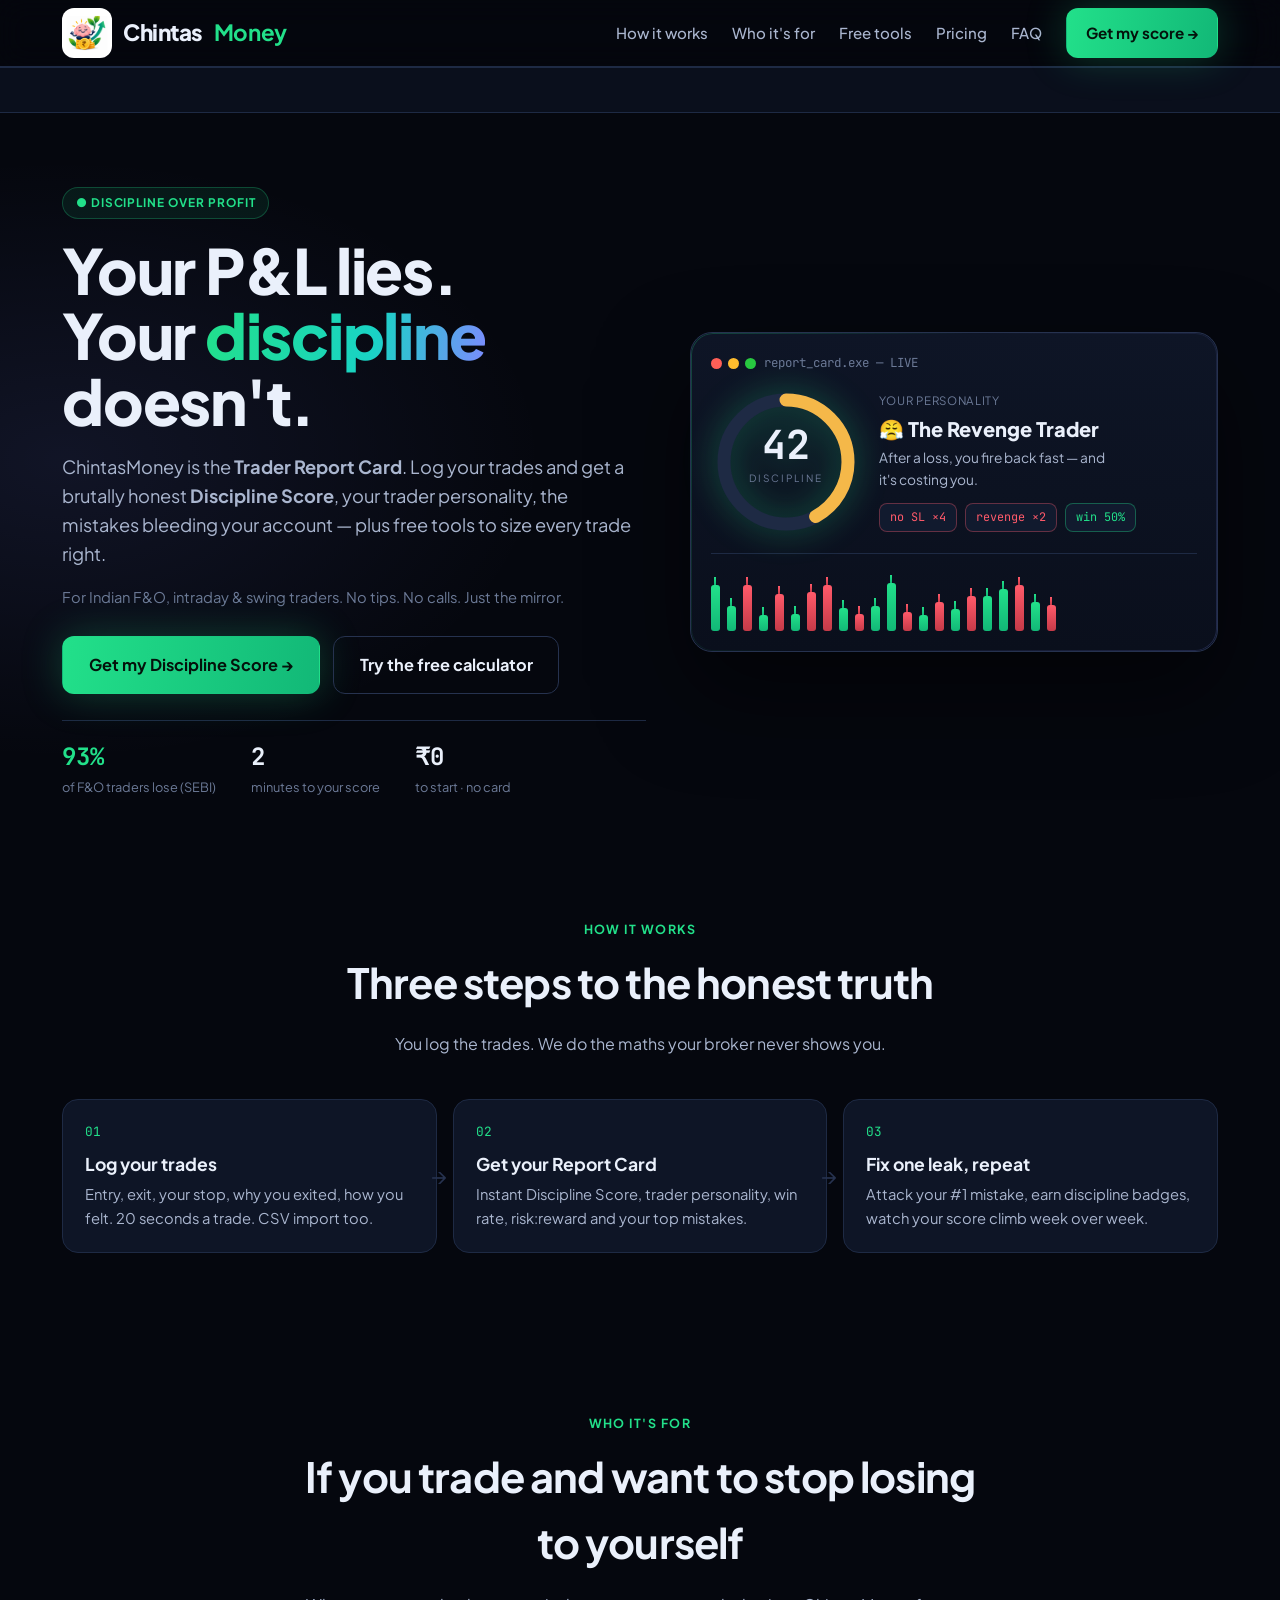
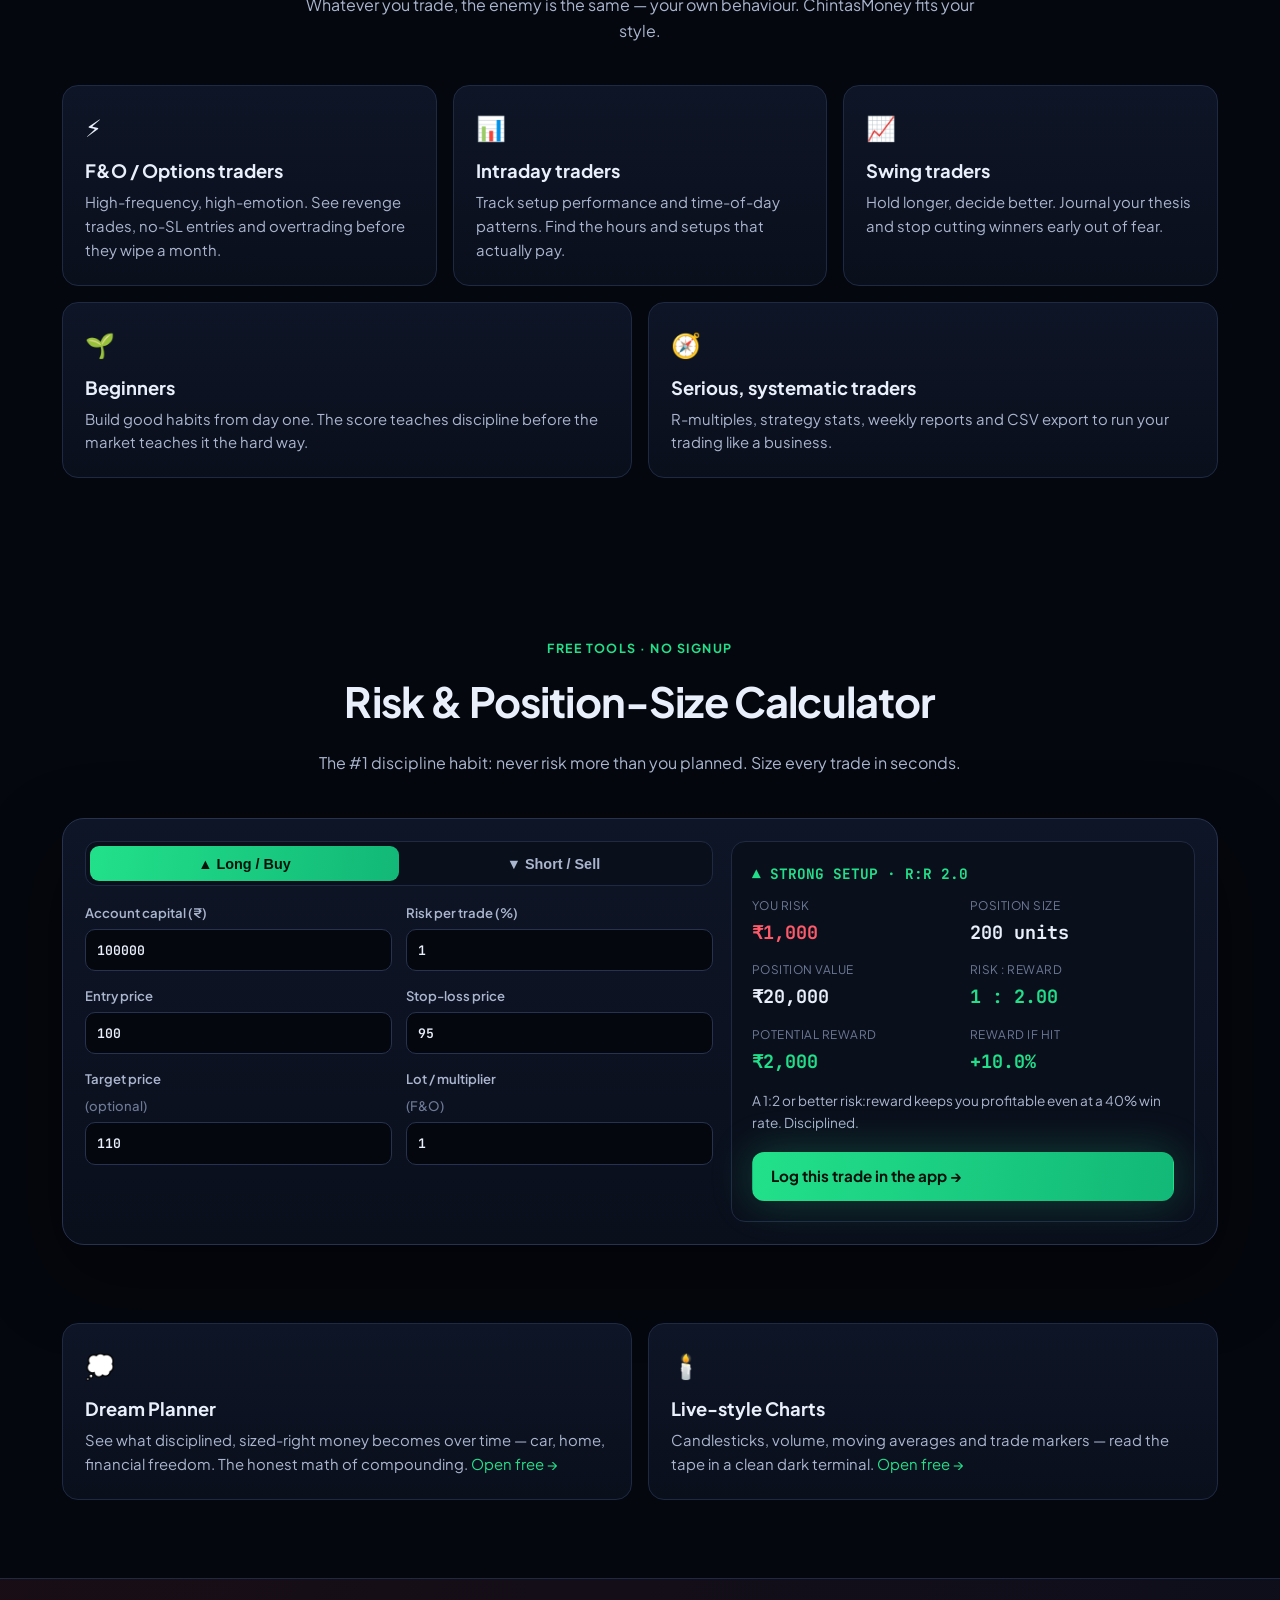
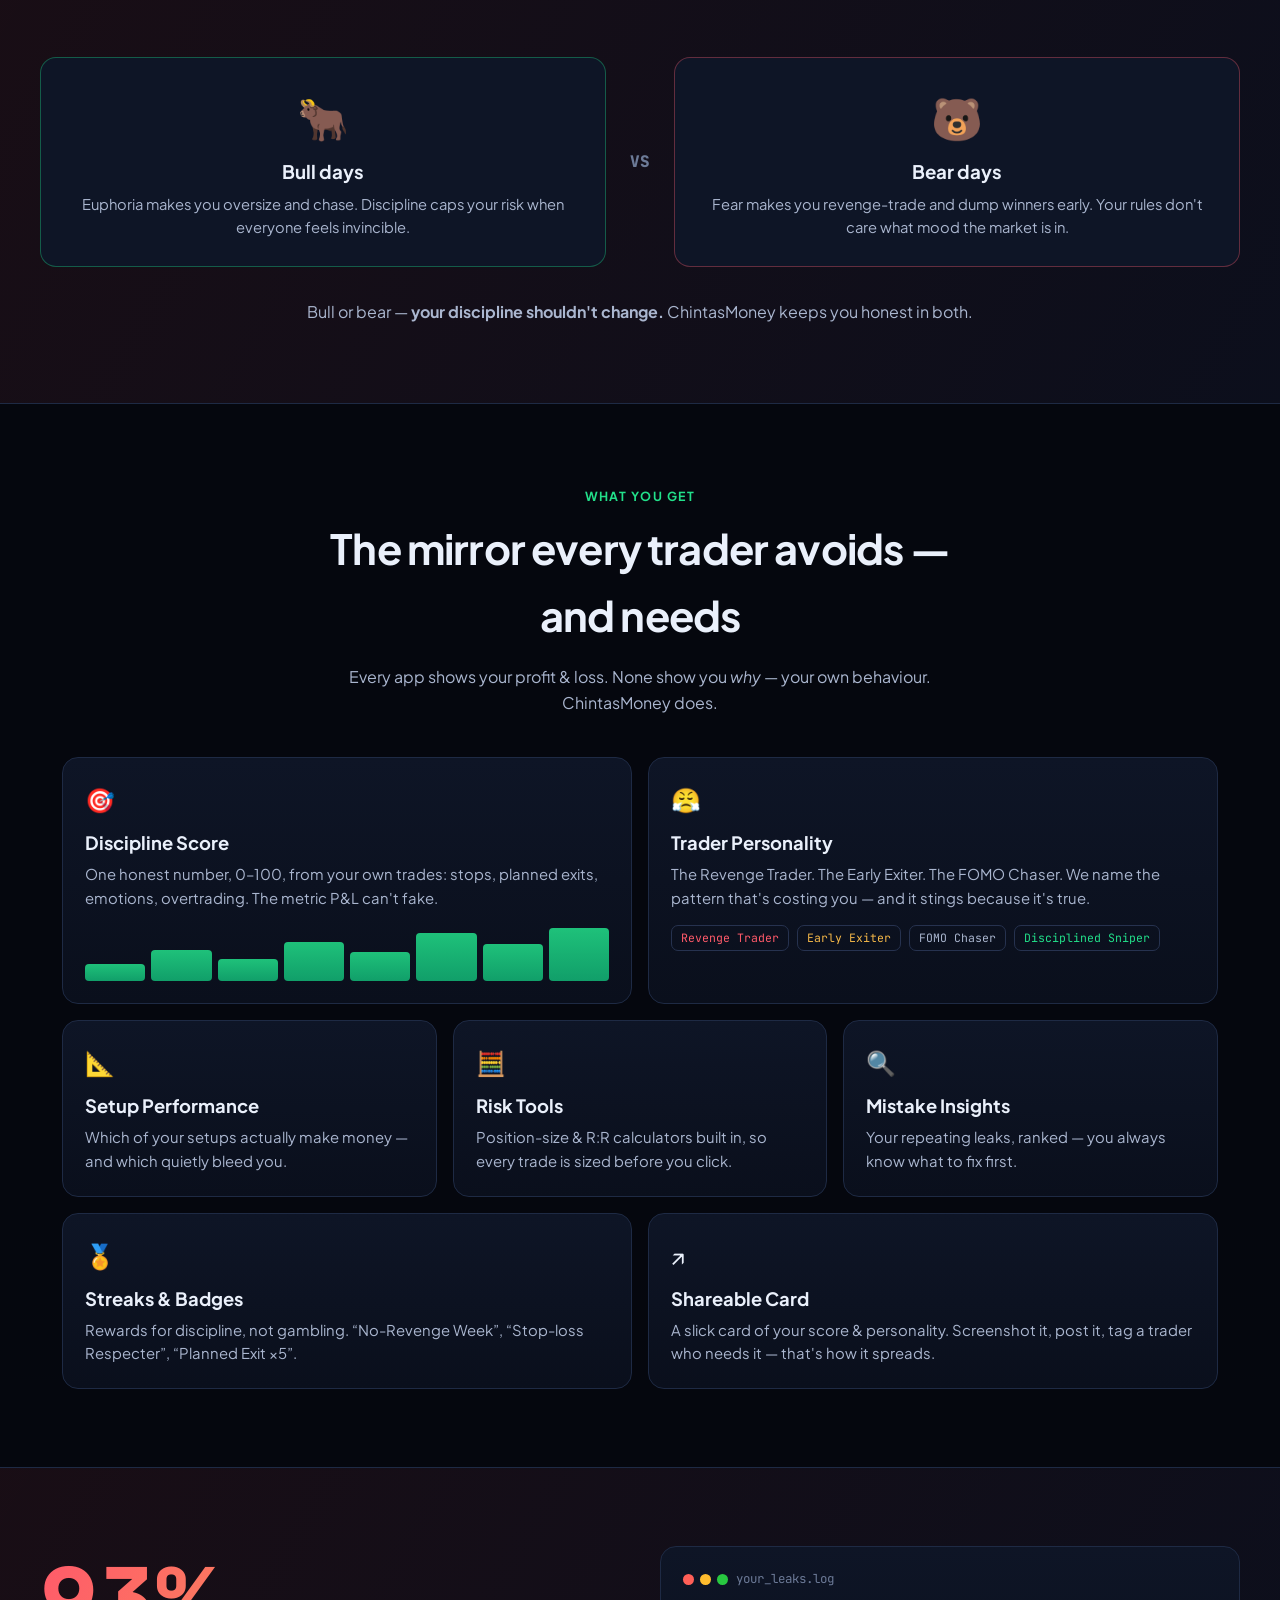
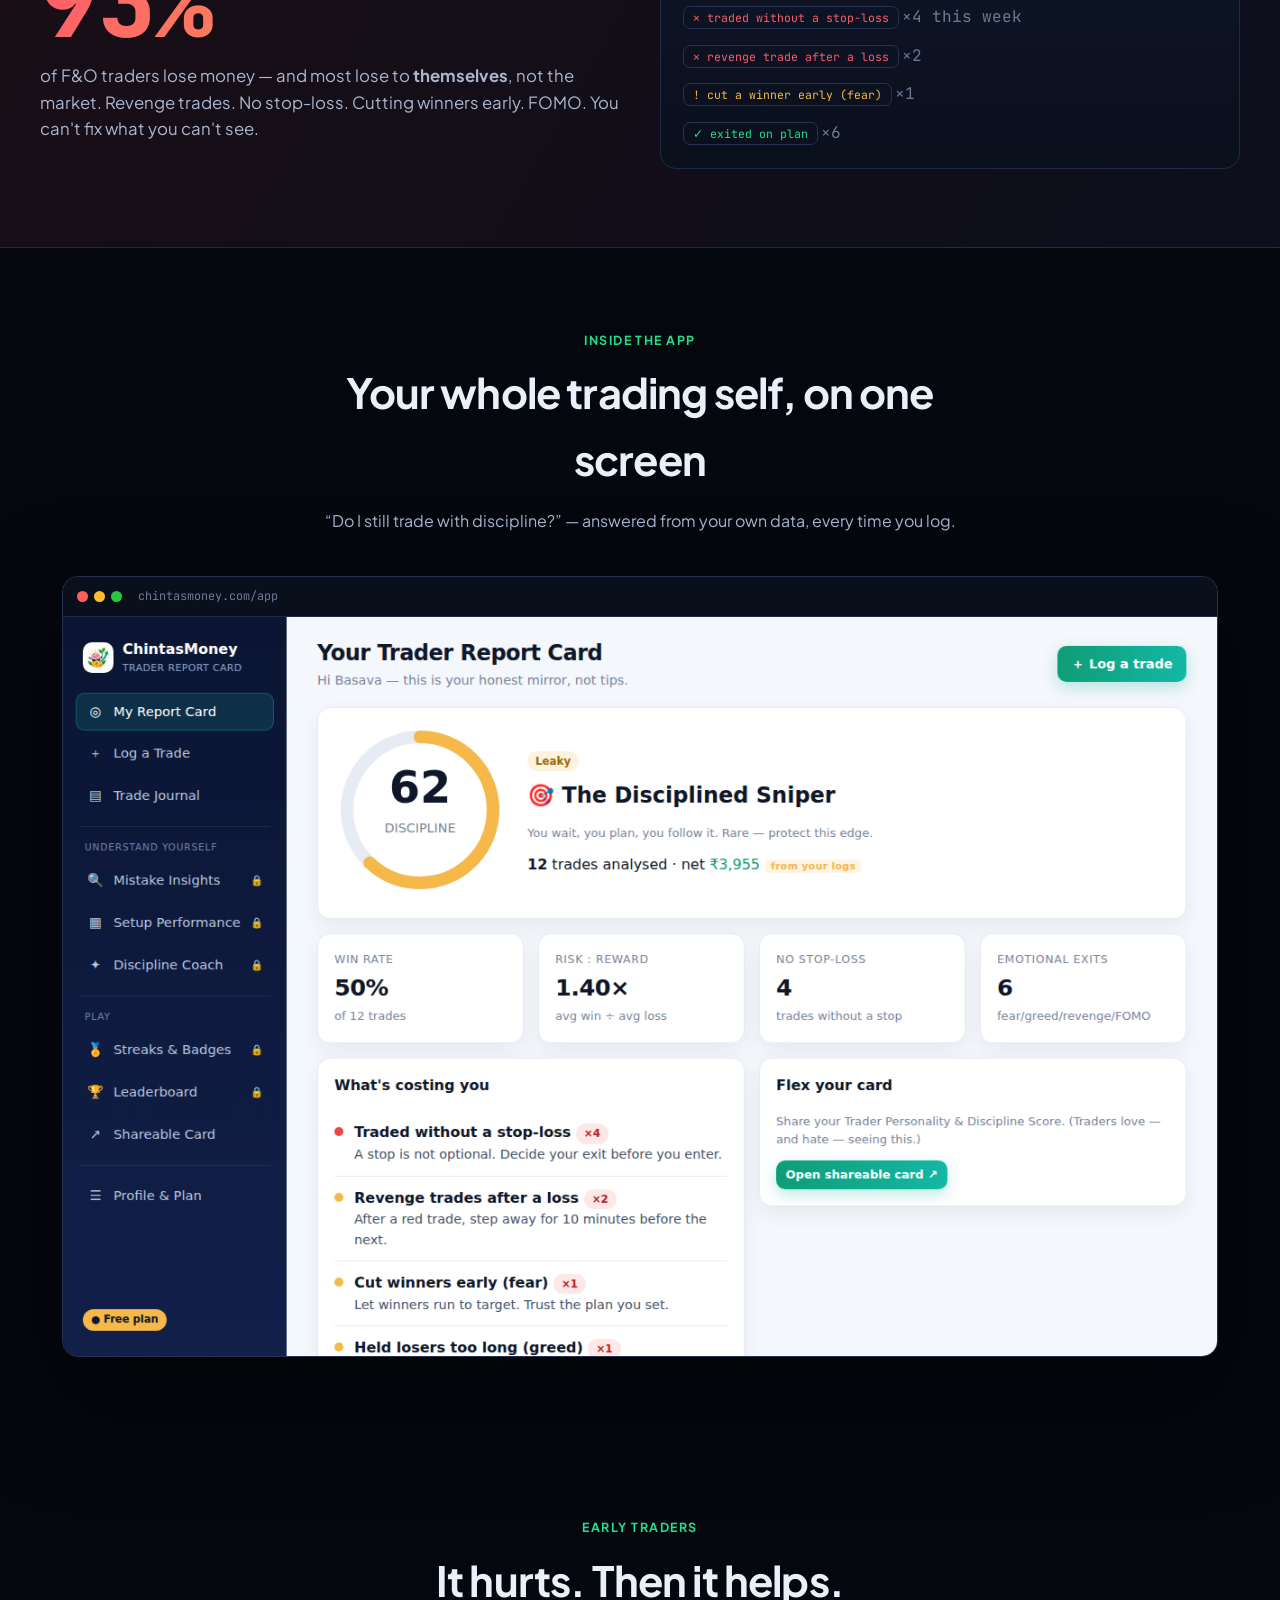
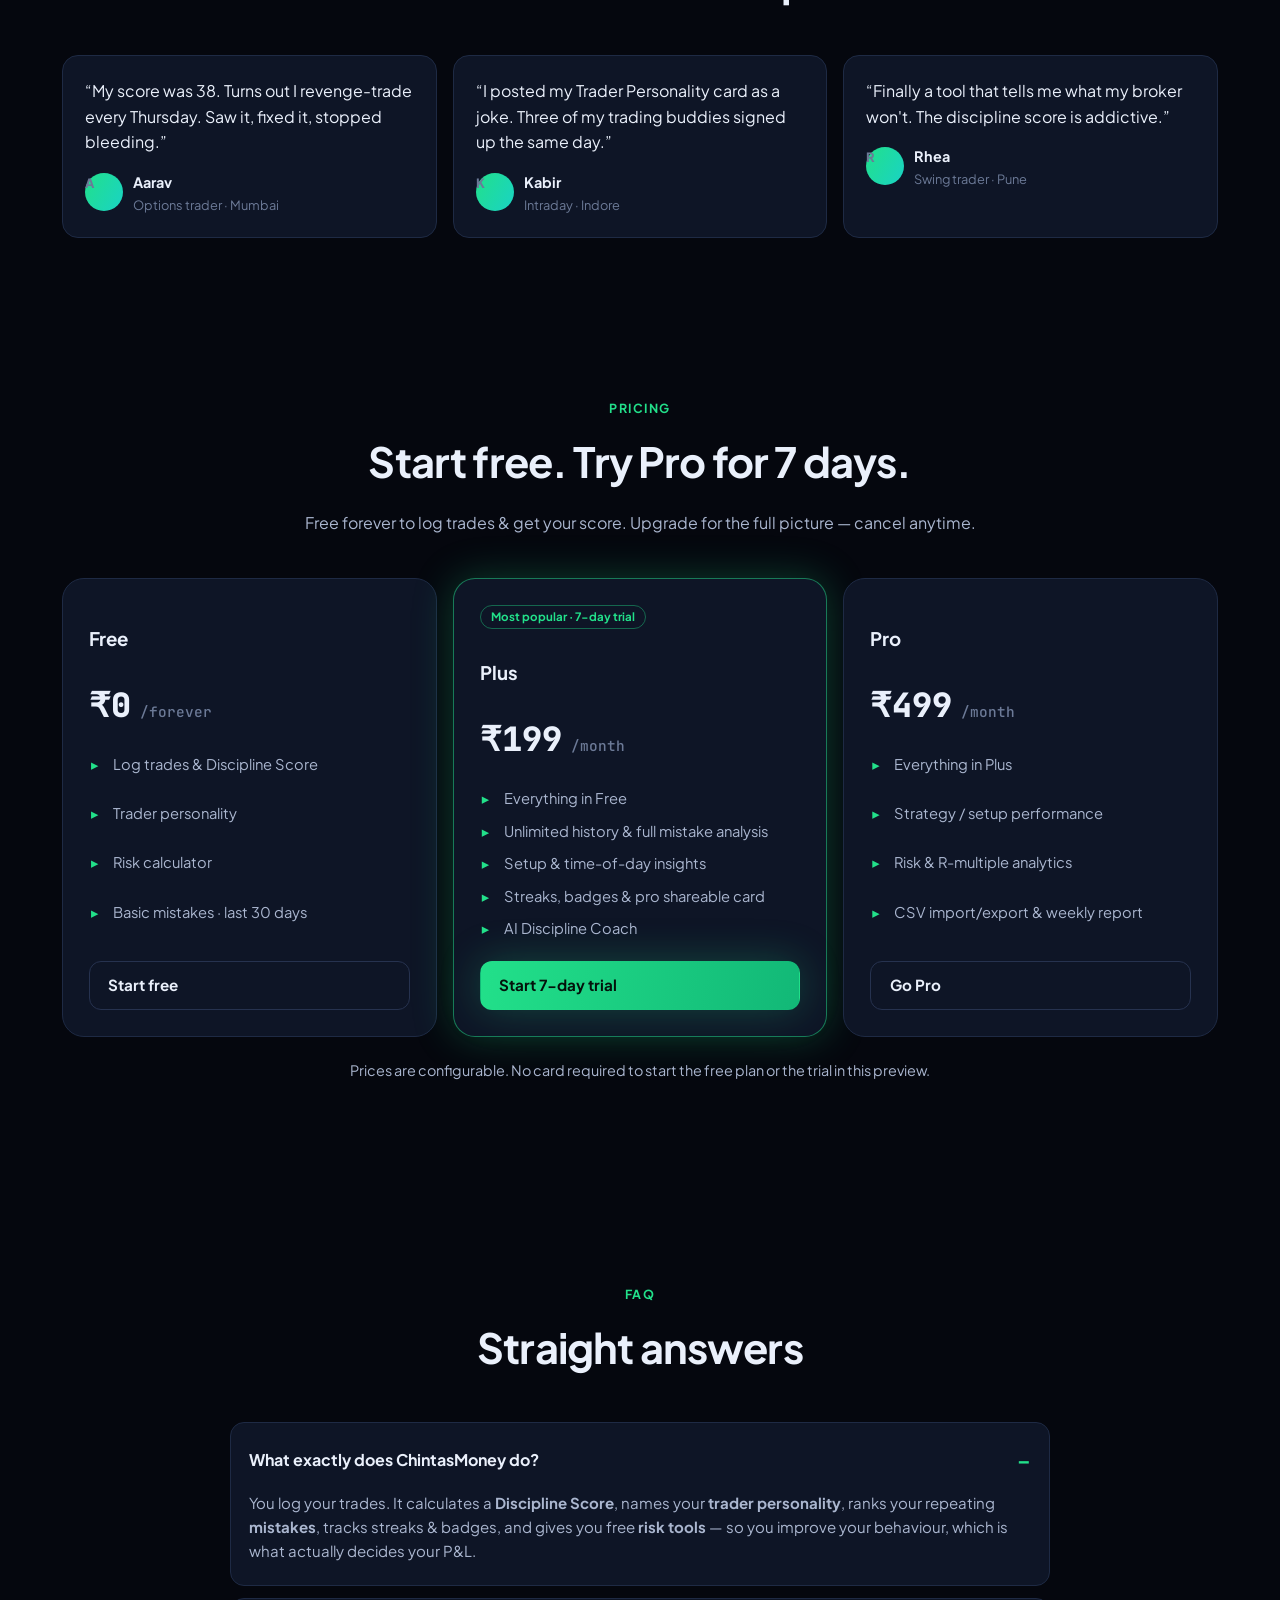
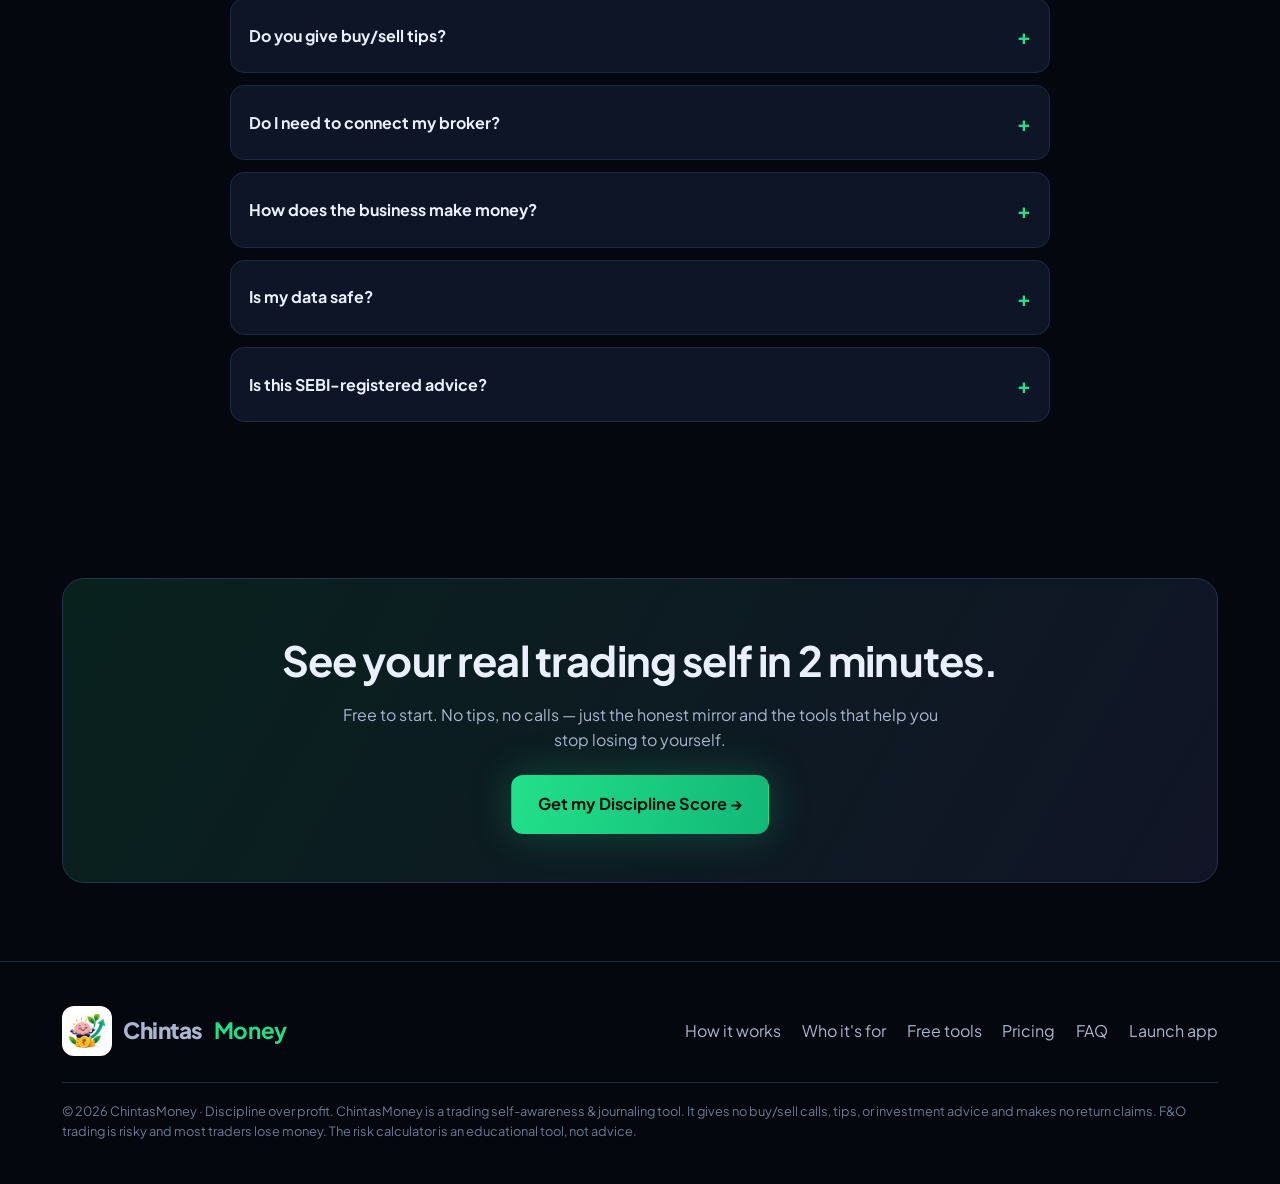
<file: index.html>
<!DOCTYPE html>
<html lang="en">
<head>
  <meta charset="UTF-8" />
  <meta name="viewport" content="width=device-width, initial-scale=1.0" />
  <meta name="description" content="ChintasMoney — the Trader Report Card. Log your trades, get a brutally honest Discipline Score, use free trader tools. Discipline over profit. Built for Indian F&O, intraday & swing traders." />
  <title>ChintasMoney — The Trader Report Card</title>
  <meta name="theme-color" content="#05070e" />
  <link rel="icon" href="assets/favicon.png" />
  <link rel="apple-touch-icon" href="assets/apple-touch-icon.png" />
  <meta property="og:title" content="ChintasMoney — The Trader Report Card" />
  <meta property="og:description" content="Your P&L lies. Your discipline doesn't. Get your Discipline Score + free risk calculator in 2 minutes." />
  <link rel="preconnect" href="https://fonts.googleapis.com" />
  <link rel="preconnect" href="https://fonts.gstatic.com" crossorigin />
  <link href="https://fonts.googleapis.com/css2?family=Plus+Jakarta+Sans:wght@400;500;600;700;800&family=JetBrains+Mono:wght@400;600;700&display=swap" rel="stylesheet" />
  <link rel="stylesheet" href="styles.css" />
</head>
<body>
  <!-- Header -->
  <header class="hdr">
    <div class="container nav">
      <a href="#top" class="brand"><img src="assets/logo.png" alt="ChintasMoney" /> Chintas<b>Money</b></a>
      <nav class="nav-links" id="navLinks">
        <a href="#how">How it works</a>
        <a href="#who">Who it's for</a>
        <a href="#calc">Free tools</a>
        <a href="#pricing">Pricing</a>
        <a href="#faq">FAQ</a>
        <a href="app/index.html" class="btn btn-primary">Get my score →</a>
      </nav>
      <button class="nav-toggle" id="navToggle" aria-label="Menu"><span></span><span></span><span></span></button>
    </div>
  </header>

  <!-- Live ticker (TradingView) -->
  <div class="tv-ticker">
    <div class="tradingview-widget-container">
      <div class="tradingview-widget-container__widget"></div>
      <script async src="https://s3.tradingview.com/external-embedding/embed-widget-ticker-tape.js">
      {"symbols":[{"proName":"NSE:NIFTY","title":"NIFTY 50"},{"proName":"NSE:BANKNIFTY","title":"BANK NIFTY"},{"proName":"NSE:RELIANCE","title":"RELIANCE"},{"proName":"NSE:TCS","title":"TCS"},{"proName":"NSE:HDFCBANK","title":"HDFC BANK"},{"proName":"NSE:INFY","title":"INFY"},{"proName":"NSE:TATAMOTORS","title":"TATA MOTORS"}],"showSymbolLogo":true,"isTransparent":true,"displayMode":"adaptive","colorTheme":"dark","locale":"in"}
      </script>
    </div>
  </div>

  <!-- Hero -->
  <section class="hero" id="top">
    <div class="container hero-grid">
      <div class="reveal">
        <span class="pill">● Discipline over profit</span>
        <h1>Your P&amp;L lies.<br/>Your <span class="grad">discipline</span> doesn't.</h1>
        <p class="lead">ChintasMoney is the <b>Trader Report Card</b>. Log your trades and get a brutally honest <b>Discipline Score</b>, your trader personality, the mistakes bleeding your account — plus free tools to size every trade right.</p>
        <p class="who">For Indian F&amp;O, intraday &amp; swing traders. No tips. No calls. Just the mirror.</p>
        <div class="hero-cta">
          <a href="app/index.html" class="btn btn-primary btn-lg">Get my Discipline Score →</a>
          <a href="#calc" class="btn btn-ghost btn-lg">Try the free calculator</a>
        </div>
        <div class="stats">
          <div class="s"><b class="up" data-count="93" data-suffix="%">0</b><span>of F&amp;O traders lose (SEBI)</span></div>
          <div class="s"><b data-count="2">0</b><span>minutes to your score</span></div>
          <div class="s"><b>₹0</b><span>to start · no card</span></div>
        </div>
      </div>

      <div class="reveal">
        <div class="terminal">
          <div class="term-top"><span class="dot3"><i></i><i></i><i></i></span><span class="term-title">report_card.exe — LIVE</span></div>
          <div class="gauge-wrap">
            <svg class="gauge" width="150" height="150" viewBox="0 0 150 150" aria-hidden="true">
              <circle cx="75" cy="75" r="62" fill="none" stroke="#1e2a44" stroke-width="13"/>
              <circle id="gaugeArc" cx="75" cy="75" r="62" fill="none" stroke="#22e08a" stroke-width="13" stroke-linecap="round" stroke-dasharray="389.5" stroke-dashoffset="389.5" transform="rotate(-90 75 75)"/>
              <text x="75" y="72" text-anchor="middle" font-family="JetBrains Mono, monospace" font-size="40" font-weight="700" fill="#eaf0fb" id="gaugeNum">0</text>
              <text x="75" y="95" text-anchor="middle" font-size="10" letter-spacing="2" fill="#6c7a97">DISCIPLINE</text>
            </svg>
            <div class="gauge-meta">
              <div class="lbl">Your personality</div>
              <div class="persona">😤 The Revenge Trader</div>
              <div class="sub">After a loss, you fire back fast — and it's costing you.</div>
              <div class="chips"><span class="chip r">no SL ×4</span><span class="chip r">revenge ×2</span><span class="chip g">win 50%</span></div>
            </div>
          </div>
          <div class="candles" id="candles"></div>
        </div>
      </div>
    </div>
  </section>

  <!-- How it works -->
  <section class="section" id="how">
    <div class="container">
      <div class="center reveal"><span class="eyebrow">How it works</span><h2>Three steps to the honest truth</h2><p class="sub">You log the trades. We do the maths your broker never shows you.</p></div>
      <div class="steps">
        <div class="step reveal"><div class="n">01</div><h3>Log your trades</h3><p>Entry, exit, your stop, why you exited, how you felt. 20 seconds a trade. CSV import too.</p><span class="arrow">→</span></div>
        <div class="step reveal"><div class="n">02</div><h3>Get your Report Card</h3><p>Instant Discipline Score, trader personality, win rate, risk:reward and your top mistakes.</p><span class="arrow">→</span></div>
        <div class="step reveal"><div class="n">03</div><h3>Fix one leak, repeat</h3><p>Attack your #1 mistake, earn discipline badges, watch your score climb week over week.</p></div>
      </div>
    </div>
  </section>

  <!-- Who it's for -->
  <section class="section" id="who">
    <div class="container">
      <div class="center reveal"><span class="eyebrow">Who it's for</span><h2>If you trade and want to stop losing to yourself</h2><p class="sub">Whatever you trade, the enemy is the same — your own behaviour. ChintasMoney fits your style.</p></div>
      <div class="bento">
        <div class="card col-2 reveal"><div class="ic">⚡</div><h3>F&amp;O / Options traders</h3><p>High-frequency, high-emotion. See revenge trades, no-SL entries and overtrading before they wipe a month.</p></div>
        <div class="card col-2 reveal"><div class="ic">📊</div><h3>Intraday traders</h3><p>Track setup performance and time-of-day patterns. Find the hours and setups that actually pay.</p></div>
        <div class="card col-2 reveal"><div class="ic">📈</div><h3>Swing traders</h3><p>Hold longer, decide better. Journal your thesis and stop cutting winners early out of fear.</p></div>
        <div class="card col-3 reveal"><div class="ic">🌱</div><h3>Beginners</h3><p>Build good habits from day one. The score teaches discipline before the market teaches it the hard way.</p></div>
        <div class="card col-3 reveal"><div class="ic">🧭</div><h3>Serious, systematic traders</h3><p>R-multiples, strategy stats, weekly reports and CSV export to run your trading like a business.</p></div>
      </div>
    </div>
  </section>

  <!-- Free Calculator (lead magnet) -->
  <section class="section" id="calc">
    <div class="container">
      <div class="center reveal"><span class="eyebrow">Free tools · no signup</span><h2>Risk &amp; Position-Size Calculator</h2><p class="sub">The #1 discipline habit: never risk more than you planned. Size every trade in seconds.</p></div>
      <div class="calc reveal">
        <form class="calc-form" id="calcForm" novalidate>
          <div class="seg" role="tablist">
            <button type="button" class="seg-btn active" data-side="long" id="segLong">▲ Long / Buy</button>
            <button type="button" class="seg-btn" data-side="short" id="segShort">▼ Short / Sell</button>
          </div>
          <div class="grid2">
            <label>Account capital (₹)<input type="number" id="cCapital" value="100000" min="0" inputmode="decimal"></label>
            <label>Risk per trade (%)<input type="number" id="cRisk" value="1" min="0" step="0.1" inputmode="decimal"></label>
            <label>Entry price<input type="number" id="cEntry" value="100" min="0" step="0.05" inputmode="decimal"></label>
            <label>Stop-loss price<input type="number" id="cStop" value="95" min="0" step="0.05" inputmode="decimal"></label>
            <label>Target price <span class="opt">(optional)</span><input type="number" id="cTarget" value="110" min="0" step="0.05" inputmode="decimal"></label>
            <label>Lot / multiplier <span class="opt">(F&amp;O)</span><input type="number" id="cLot" value="1" min="1" step="1" inputmode="numeric"></label>
          </div>
        </form>
        <div class="calc-out" id="calcOut">
          <div class="verdict" id="cVerdict"><span class="bull">▲ BULL SETUP</span></div>
          <div class="out-grid">
            <div class="o"><span class="lbl">You risk</span><b id="oRisk" class="mono down">₹1,000</b></div>
            <div class="o"><span class="lbl">Position size</span><b id="oQty" class="mono">200 units</b></div>
            <div class="o"><span class="lbl">Position value</span><b id="oValue" class="mono">₹20,000</b></div>
            <div class="o"><span class="lbl">Risk : Reward</span><b id="oRR" class="mono up">1 : 2.0</b></div>
            <div class="o"><span class="lbl">Potential reward</span><b id="oReward" class="mono up">₹2,000</b></div>
            <div class="o"><span class="lbl">Reward if hit</span><b id="oRewardPct" class="mono up">+2.0%</b></div>
          </div>
          <p class="calc-note" id="cNote">A 1:2 or better risk:reward keeps you profitable even at a 40% win rate.</p>
          <a href="app/index.html" class="btn btn-primary" style="margin-top:6px">Log this trade in the app →</a>
        </div>
      </div>
    </div>
  </section>

  <!-- More free tools -->
  <section class="section" style="padding-top:0">
    <div class="container">
      <div class="bento">
        <a href="app/index.html#/dreams" class="card col-3 reveal" style="text-decoration:none"><div class="ic">💭</div><h3>Dream Planner</h3><p>See what disciplined, sized-right money becomes over time — car, home, financial freedom. The honest math of compounding. <span class="up">Open free →</span></p></a>
        <a href="app/index.html#/markets" class="card col-3 reveal" style="text-decoration:none"><div class="ic">🕯️</div><h3>Live-style Charts</h3><p>Candlesticks, volume, moving averages and trade markers — read the tape in a clean dark terminal. <span class="up">Open free →</span></p></a>
      </div>
    </div>
  </section>

  <!-- Bull & Bear band -->
  <section class="band">
    <div class="container section bullbear reveal">
      <div class="bb bull-side">
        <div class="bb-ic">🐂</div><h3>Bull days</h3>
        <p>Euphoria makes you oversize and chase. Discipline caps your risk when everyone feels invincible.</p>
      </div>
      <div class="bb-vs">VS</div>
      <div class="bb bear-side">
        <div class="bb-ic">🐻</div><h3>Bear days</h3>
        <p>Fear makes you revenge-trade and dump winners early. Your rules don't care what mood the market is in.</p>
      </div>
      <p class="bb-tag">Bull or bear — <b>your discipline shouldn't change.</b> ChintasMoney keeps you honest in both.</p>
    </div>
  </section>

  <!-- Features bento -->
  <section class="section" id="features">
    <div class="container">
      <div class="center reveal"><span class="eyebrow">What you get</span><h2>The mirror every trader avoids — and needs</h2><p class="sub">Every app shows your profit &amp; loss. None show you <em>why</em> — your own behaviour. ChintasMoney does.</p></div>
      <div class="bento">
        <div class="card col-3 reveal"><div class="ic">🎯</div><h3>Discipline Score</h3><p>One honest number, 0–100, from your own trades: stops, planned exits, emotions, overtrading. The metric P&amp;L can't fake.</p><div class="mini-bars"><i style="height:30%"></i><i style="height:55%"></i><i style="height:40%"></i><i style="height:70%"></i><i style="height:52%"></i><i style="height:85%"></i><i style="height:66%"></i><i style="height:95%"></i></div></div>
        <div class="card col-3 reveal"><div class="ic">😤</div><h3>Trader Personality</h3><p>The Revenge Trader. The Early Exiter. The FOMO Chaser. We name the pattern that's costing you — and it stings because it's true.</p><div class="tagrow"><span class="tag r">Revenge Trader</span><span class="tag y">Early Exiter</span><span class="tag">FOMO Chaser</span><span class="tag g">Disciplined Sniper</span></div></div>
        <div class="card col-2 reveal"><div class="ic">📐</div><h3>Setup Performance</h3><p>Which of your setups actually make money — and which quietly bleed you.</p></div>
        <div class="card col-2 reveal"><div class="ic">🧮</div><h3>Risk Tools</h3><p>Position-size &amp; R:R calculators built in, so every trade is sized before you click.</p></div>
        <div class="card col-2 reveal"><div class="ic">🔍</div><h3>Mistake Insights</h3><p>Your repeating leaks, ranked — you always know what to fix first.</p></div>
        <div class="card col-3 reveal"><div class="ic">🏅</div><h3>Streaks &amp; Badges</h3><p>Rewards for discipline, not gambling. “No-Revenge Week”, “Stop-loss Respecter”, “Planned Exit ×5”.</p></div>
        <div class="card col-3 reveal"><div class="ic">↗</div><h3>Shareable Card</h3><p>A slick card of your score &amp; personality. Screenshot it, post it, tag a trader who needs it — that's how it spreads.</p></div>
      </div>
    </div>
  </section>

  <!-- Problem band -->
  <section class="band">
    <div class="container section band-grid">
      <div class="reveal">
        <div class="bignum" data-count="93" data-suffix="%">0%</div>
        <p class="sub" style="margin-top:12px;font-size:1.05rem">of F&amp;O traders lose money — and most lose to <b>themselves</b>, not the market. Revenge trades. No stop-loss. Cutting winners early. FOMO. You can't fix what you can't see.</p>
      </div>
      <div class="reveal">
        <div class="card">
          <div class="term-top"><span class="dot3"><i></i><i></i><i></i></span><span class="term-title">your_leaks.log</span></div>
          <div class="tagrow" style="flex-direction:column;align-items:flex-start;gap:12px">
            <div><span class="tag r">✕ traded without a stop-loss</span> <span class="mono muted">×4 this week</span></div>
            <div><span class="tag r">✕ revenge trade after a loss</span> <span class="mono muted">×2</span></div>
            <div><span class="tag y">! cut a winner early (fear)</span> <span class="mono muted">×1</span></div>
            <div><span class="tag g">✓ exited on plan</span> <span class="mono muted">×6</span></div>
          </div>
        </div>
      </div>
    </div>
  </section>

  <!-- Product preview -->
  <section class="section">
    <div class="container">
      <div class="center reveal"><span class="eyebrow">Inside the app</span><h2>Your whole trading self, on one screen</h2><p class="sub">“Do I still trade with discipline?” — answered from your own data, every time you log.</p></div>
      <div class="preview reveal"><div class="frame"><div class="bar"><span class="dot3"><i></i><i></i><i></i></span><span class="url">chintasmoney.com/app</span></div><img src="assets/app-shot.png" alt="ChintasMoney Trader Report Card dashboard" loading="lazy" /></div></div>
    </div>
  </section>

  <!-- Testimonials -->
  <section class="section">
    <div class="container">
      <div class="center reveal"><span class="eyebrow">Early traders</span><h2>It hurts. Then it helps.</h2></div>
      <div class="quotes">
        <div class="quote reveal"><p>“My score was 38. Turns out I revenge-trade every Thursday. Saw it, fixed it, stopped bleeding.”</p><div class="who"><span class="avatar">A</span><div><b>Aarav</b><span>Options trader · Mumbai</span></div></div></div>
        <div class="quote reveal"><p>“I posted my Trader Personality card as a joke. Three of my trading buddies signed up the same day.”</p><div class="who"><span class="avatar">K</span><div><b>Kabir</b><span>Intraday · Indore</span></div></div></div>
        <div class="quote reveal"><p>“Finally a tool that tells me what my broker won't. The discipline score is addictive.”</p><div class="who"><span class="avatar">R</span><div><b>Rhea</b><span>Swing trader · Pune</span></div></div></div>
      </div>
    </div>
  </section>

  <!-- Pricing -->
  <section class="section" id="pricing">
    <div class="container">
      <div class="center reveal"><span class="eyebrow">Pricing</span><h2>Start free. Try Pro for 7 days.</h2><p class="sub">Free forever to log trades &amp; get your score. Upgrade for the full picture — cancel anytime.</p></div>
      <div class="plans">
        <div class="plan reveal">
          <h3>Free</h3><div class="amt">₹0<span> /forever</span></div>
          <ul><li>Log trades &amp; Discipline Score</li><li>Trader personality</li><li>Risk calculator</li><li>Basic mistakes · last 30 days</li></ul>
          <a href="app/index.html" class="btn btn-ghost">Start free</a>
        </div>
        <div class="plan feat reveal">
          <span class="badge">Most popular · 7-day trial</span>
          <h3>Plus</h3><div class="amt">₹199<span> /month</span></div>
          <ul><li>Everything in Free</li><li>Unlimited history &amp; full mistake analysis</li><li>Setup &amp; time-of-day insights</li><li>Streaks, badges &amp; pro shareable card</li><li>AI Discipline Coach</li></ul>
          <a href="app/index.html" class="btn btn-primary">Start 7-day trial</a>
        </div>
        <div class="plan reveal">
          <h3>Pro</h3><div class="amt">₹499<span> /month</span></div>
          <ul><li>Everything in Plus</li><li>Strategy / setup performance</li><li>Risk &amp; R-multiple analytics</li><li>CSV import/export &amp; weekly report</li></ul>
          <a href="app/index.html" class="btn btn-ghost">Go Pro</a>
        </div>
      </div>
      <p class="center sub" style="margin-top:22px;font-size:.9rem">Prices are configurable. No card required to start the free plan or the trial in this preview.</p>
    </div>
  </section>

  <!-- FAQ -->
  <section class="section" id="faq">
    <div class="container">
      <div class="center reveal"><span class="eyebrow">FAQ</span><h2>Straight answers</h2></div>
      <div class="faq reveal">
        <details open><summary>What exactly does ChintasMoney do?</summary><p>You log your trades. It calculates a <b>Discipline Score</b>, names your <b>trader personality</b>, ranks your repeating <b>mistakes</b>, tracks streaks &amp; badges, and gives you free <b>risk tools</b> — so you improve your behaviour, which is what actually decides your P&amp;L.</p></details>
        <details><summary>Do you give buy/sell tips?</summary><p>No. Never. Zero trading calls, tips, or investment advice. It's a self-awareness &amp; journaling tool that mirrors <em>your</em> behaviour — nothing more.</p></details>
        <details><summary>Do I need to connect my broker?</summary><p>No. You log trades yourself or import a CSV. Your data, your mirror. No broker login, no market-data fees.</p></details>
        <details><summary>How does the business make money?</summary><p>Simple subscriptions — Free forever, Plus ₹199/mo, Pro ₹499/mo, with a 7-day Pro trial. We sell <b>intelligence and clarity</b>, never your data, and never trading products.</p></details>
        <details><summary>Is my data safe?</summary><p>In this version your data stays on your own device. Nothing is sold and there are no ads.</p></details>
        <details><summary>Is this SEBI-registered advice?</summary><p>No. It is not investment advice and makes no return claims. F&amp;O trading is risky and most traders lose money.</p></details>
      </div>
    </div>
  </section>

  <!-- CTA -->
  <section class="section"><div class="container"><div class="cta-band reveal">
    <h2>See your real trading self in 2 minutes.</h2>
    <p>Free to start. No tips, no calls — just the honest mirror and the tools that help you stop losing to yourself.</p>
    <a href="app/index.html" class="btn btn-primary btn-lg">Get my Discipline Score →</a>
  </div></div></section>

  <!-- Footer -->
  <footer class="footer"><div class="container">
    <div class="foot-grid">
      <a href="#top" class="brand"><img src="assets/logo.png" alt="" /> Chintas<b>Money</b></a>
      <nav><a href="#how">How it works</a><a href="#who">Who it's for</a><a href="#calc">Free tools</a><a href="#pricing">Pricing</a><a href="#faq">FAQ</a><a href="app/index.html">Launch app</a></nav>
    </div>
    <p class="disclaimer">© <span id="year"></span> ChintasMoney · Discipline over profit. ChintasMoney is a trading self-awareness &amp; journaling tool. It gives no buy/sell calls, tips, or investment advice and makes no return claims. F&amp;O trading is risky and most traders lose money. The risk calculator is an educational tool, not advice.</p>
  </div></footer>

  <script src="script.js"></script>
</body>
</html>
</file>
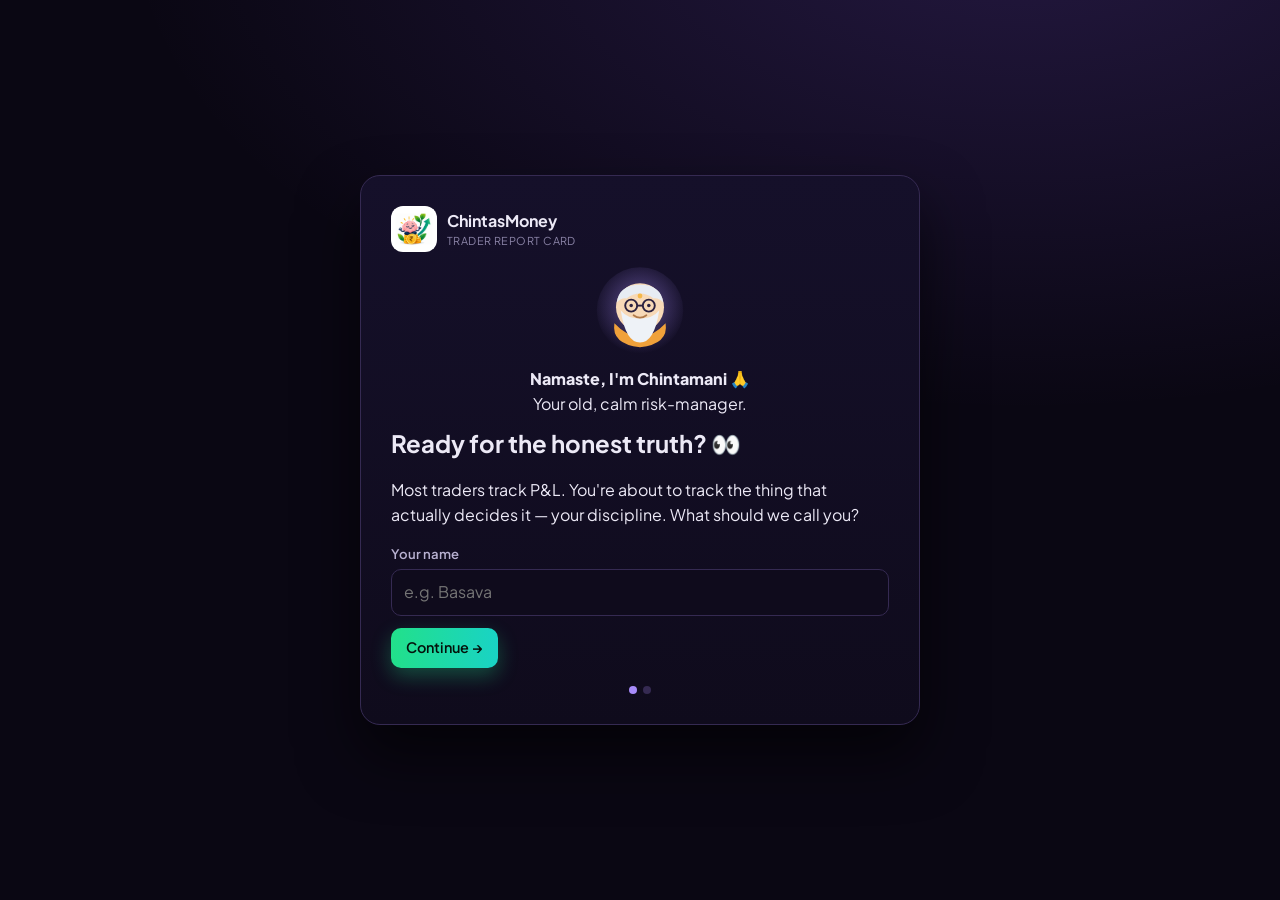
<file: app/index.html>
<!DOCTYPE html>
<html lang="en">
<head>
  <meta charset="UTF-8" />
  <meta name="viewport" content="width=device-width, initial-scale=1.0, viewport-fit=cover" />
  <title>ChintasMoney — Trader Report Card</title>
  <meta name="description" content="Get your Discipline Score, trader personality and biggest mistakes. Discipline over profit." />
  <meta name="theme-color" content="#0b1533" />
  <link rel="manifest" href="manifest.webmanifest" />
  <link rel="icon" href="assets/favicon.png" />
  <link rel="apple-touch-icon" href="assets/apple-touch-icon.png" />
  <meta name="apple-mobile-web-app-capable" content="yes" />
  <meta name="apple-mobile-web-app-status-bar-style" content="black-translucent" />
  <meta name="apple-mobile-web-app-title" content="ChintasMoney" />
  <link rel="preconnect" href="https://fonts.googleapis.com" />
  <link rel="preconnect" href="https://fonts.gstatic.com" crossorigin />
  <link href="https://fonts.googleapis.com/css2?family=Plus+Jakarta+Sans:wght@400;500;600;700;800&display=swap" rel="stylesheet" />
  <link rel="stylesheet" href="styles.css" />
</head>
<body>
  <div id="root"></div>

  <script src="config.js"></script>

  <!-- Install prompt (appears when the browser allows it) -->
  <button id="installBtn" hidden style="position:fixed;right:16px;bottom:16px;z-index:200;border:0;border-radius:999px;padding:.7rem 1.1rem;font-weight:700;color:#fff;background:linear-gradient(90deg,#0f9d76,#14b8a6);box-shadow:0 10px 24px rgba(20,184,166,.4);cursor:pointer">⬇ Install app</button>

  <script src="store.js"></script>
  <script src="app.js"></script>
  <script src="cloud.js"></script>
  <script>
    // ---- PWA: service worker + install prompt ----
    if ("serviceWorker" in navigator) {
      window.addEventListener("load", function () {
        navigator.serviceWorker.register("sw.js").catch(function () {});
      });
    }
    var deferredPrompt = null, installBtn = document.getElementById("installBtn");
    window.addEventListener("beforeinstallprompt", function (e) {
      e.preventDefault(); deferredPrompt = e; installBtn.hidden = false;
    });
    installBtn.addEventListener("click", function () {
      if (!deferredPrompt) return;
      deferredPrompt.prompt();
      deferredPrompt.userChoice.finally(function () { deferredPrompt = null; installBtn.hidden = true; });
    });
    window.addEventListener("appinstalled", function () { installBtn.hidden = true; });
  </script>
</body>
</html>
</file>
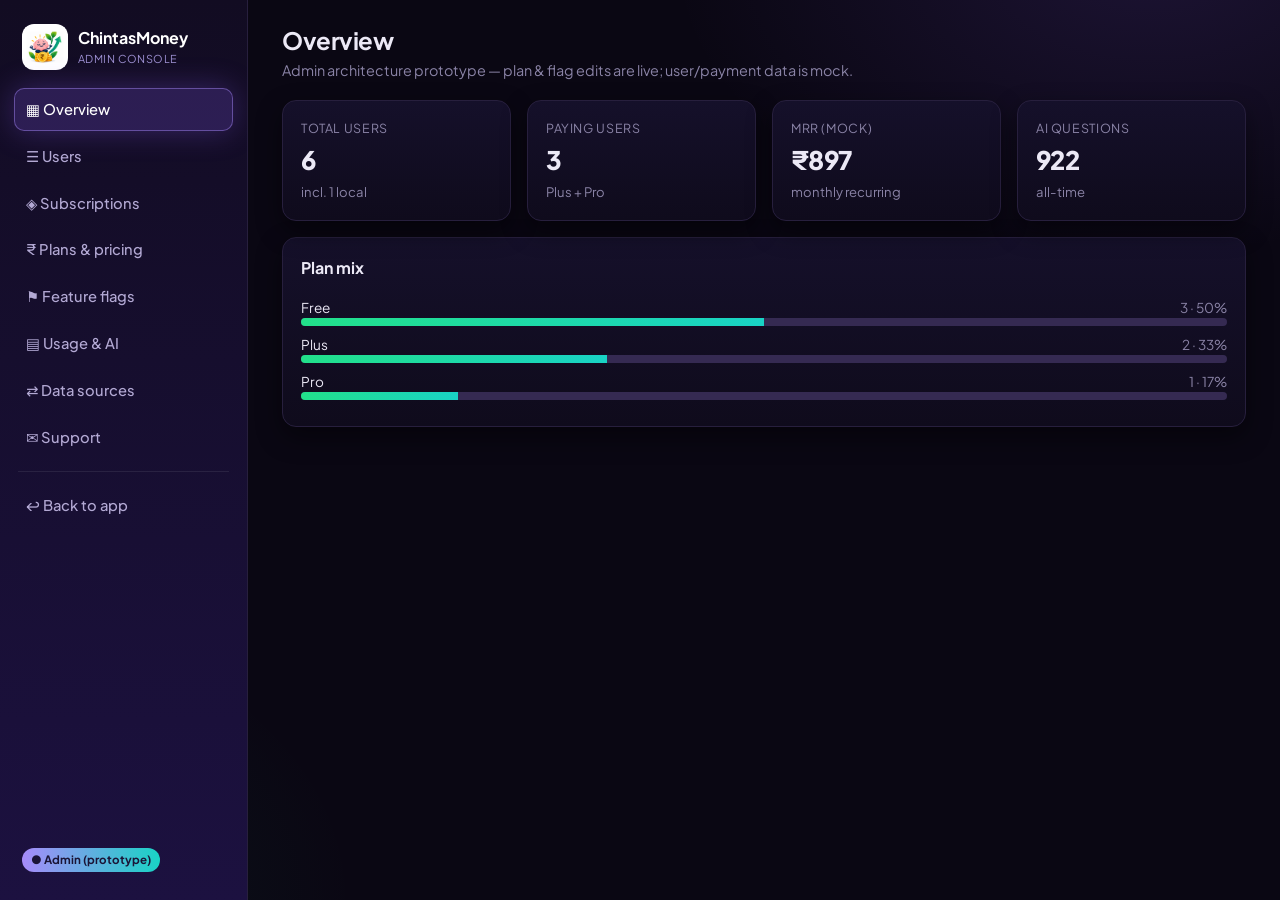
<file: app/admin.html>
<!DOCTYPE html>
<html lang="en">
<head>
  <meta charset="UTF-8" />
  <meta name="viewport" content="width=device-width, initial-scale=1.0" />
  <title>ChintasMoney — Admin</title>
  <link rel="preconnect" href="https://fonts.googleapis.com" />
  <link rel="preconnect" href="https://fonts.gstatic.com" crossorigin />
  <link href="https://fonts.googleapis.com/css2?family=Plus+Jakarta+Sans:wght@400;500;600;700;800&display=swap" rel="stylesheet" />
  <meta name="theme-color" content="#0b1533" />
  <link rel="icon" href="assets/favicon.png" />
  <link rel="apple-touch-icon" href="assets/apple-touch-icon.png" />
  <link rel="stylesheet" href="styles.css" />
</head>
<body>
  <div id="root"></div>
  <script src="store.js"></script>
  <script src="admin.js"></script>
</body>
</html>
</file>
<file: styles.css>
/* ChintasMoney — landing page (Dark Trading Terminal) */
:root{
  --bg:#05070e;            /* near-black navy */
  --bg-2:#0a0f1c;
  --panel:#0e1526;
  --panel-2:#111a2e;
  --line:#1e2a44;
  --line-2:#26324f;
  --ink:#eaf0fb;
  --ink-soft:#aab6cf;
  --muted:#6c7a97;
  --green:#22e08a;         /* up */
  --green-2:#12b877;
  --red:#ff5a6a;           /* down */
  --gold:#f5b849;
  --teal:#19d3c5;
  --violet:#7c8bff;
  --glow: 0 0 40px rgba(34,224,138,.25);
  --radius:16px;
  --radius-lg:22px;
  --maxw:1200px;
  --mono:"JetBrains Mono", ui-monospace, SFMono-Regular, Menlo, monospace;
}
*{box-sizing:border-box}
html{scroll-behavior:smooth}
body{
  margin:0;background:
    radial-gradient(900px 500px at 85% -5%, rgba(34,224,138,.10), transparent 60%),
    radial-gradient(800px 500px at 5% 5%, rgba(124,139,255,.10), transparent 60%),
    var(--bg);
  color:var(--ink);
  font-family:"Plus Jakarta Sans",system-ui,-apple-system,Segoe UI,Roboto,sans-serif;
  line-height:1.6;-webkit-font-smoothing:antialiased;overflow-x:hidden;
}
a{color:inherit;text-decoration:none}
img{max-width:100%;display:block}
.container{width:100%;max-width:var(--maxw);margin:0 auto;padding-inline:22px}
.mono{font-family:var(--mono);font-variant-numeric:tabular-nums}
.up{color:var(--green)} .down{color:var(--red)} .muted{color:var(--muted)}
.grad{background:linear-gradient(100deg,var(--green),var(--teal) 60%,var(--violet));-webkit-background-clip:text;background-clip:text;color:transparent}
.reveal{opacity:0;transform:translateY(18px);transition:opacity .7s ease,transform .7s ease}
.reveal.in{opacity:1;transform:none}

/* Buttons */
.btn{display:inline-flex;align-items:center;gap:.5rem;padding:.72rem 1.15rem;border-radius:12px;font-weight:700;font-size:.95rem;border:1px solid transparent;cursor:pointer;transition:.18s}
.btn-primary{background:linear-gradient(100deg,var(--green),var(--green-2));color:#04120b;box-shadow:var(--glow)}
.btn-primary:hover{transform:translateY(-2px);box-shadow:0 0 60px rgba(34,224,138,.4)}
.btn-ghost{background:transparent;color:var(--ink);border-color:var(--line-2)}
.btn-ghost:hover{border-color:var(--green);color:var(--green)}
.btn-lg{padding:.95rem 1.6rem;font-size:1.02rem}
.pill{display:inline-flex;align-items:center;gap:.45rem;font-size:.74rem;font-weight:700;letter-spacing:.08em;text-transform:uppercase;color:var(--green);background:rgba(34,224,138,.08);border:1px solid rgba(34,224,138,.25);padding:.35rem .8rem;border-radius:999px}

/* Header */
.hdr{position:sticky;top:0;z-index:60;backdrop-filter:blur(14px);background:rgba(5,7,14,.7);border-bottom:1px solid var(--line)}
.nav{display:flex;align-items:center;justify-content:space-between;height:66px;gap:16px}
.brand{display:flex;align-items:center;gap:11px;font-weight:800;font-size:1.4rem;letter-spacing:-.02em}
.brand img{height:50px;width:50px;background:#fff;border-radius:12px;padding:3px}
.brand b{color:var(--green)}
.nav-links{display:flex;align-items:center;gap:1.5rem}
.nav-links a:not(.btn){color:var(--ink-soft);font-weight:500;font-size:.94rem}
.nav-links a:not(.btn):hover{color:var(--ink)}
.nav-toggle{display:none;flex-direction:column;gap:5px;background:none;border:0;cursor:pointer;padding:8px}
.nav-toggle span{width:24px;height:2px;background:var(--ink);border-radius:2px}

/* Ticker */
.tv-ticker{border-block:1px solid var(--line);background:var(--bg-2);min-height:46px}
.ticker{border-block:1px solid var(--line);background:var(--bg-2);overflow:hidden;white-space:nowrap}
.ticker .track{display:inline-flex;gap:2.4rem;padding:.55rem 0;animation:scroll 32s linear infinite}
.ticker .t{font-family:var(--mono);font-size:.82rem;color:var(--ink-soft)}
.ticker .t b{color:var(--ink)}
@keyframes scroll{from{transform:translateX(0)}to{transform:translateX(-50%)}}

/* Hero */
.hero{padding:74px 0 40px}
.hero-grid{display:grid;grid-template-columns:1.05fr .95fr;gap:44px;align-items:center}
.hero h1{font-size:clamp(2.3rem,5.2vw,3.9rem);line-height:1.05;letter-spacing:-.02em;margin:1.1rem 0 1rem;font-weight:800}
.hero .lead{font-size:1.14rem;color:var(--ink-soft);max-width:44ch}
.hero .who{margin-top:.5rem;font-size:.92rem;color:var(--muted)}
.hero-cta{display:flex;flex-wrap:wrap;gap:.8rem;margin:1.6rem 0}
.stats{display:flex;gap:2.2rem;flex-wrap:wrap;margin-top:1rem;border-top:1px solid var(--line);padding-top:1.1rem}
.stats .s{display:flex;flex-direction:column}
.stats .s b{font-size:1.5rem;font-family:var(--mono)}
.stats .s span{color:var(--muted);font-size:.8rem}

/* Hero visual — glowing gauge + candles */
.terminal{position:relative;background:linear-gradient(180deg,var(--panel),var(--bg-2));border:1px solid var(--line-2);border-radius:var(--radius-lg);padding:20px;box-shadow:0 40px 90px rgba(0,0,0,.5)}
.terminal:before{content:"";position:absolute;inset:0;border-radius:inherit;padding:1px;background:linear-gradient(120deg,rgba(34,224,138,.5),transparent 40%,rgba(124,139,255,.4));-webkit-mask:linear-gradient(#000 0 0) content-box,linear-gradient(#000 0 0);-webkit-mask-composite:xor;mask-composite:exclude;pointer-events:none;opacity:.5}
.term-top{display:flex;align-items:center;gap:8px;margin-bottom:14px}
.dot3{display:flex;gap:6px}.dot3 i{width:11px;height:11px;border-radius:50%;background:#26324f}.dot3 i:first-child{background:#ff5f57}.dot3 i:nth-child(2){background:#febc2e}.dot3 i:nth-child(3){background:#28c840}
.term-title{font-family:var(--mono);font-size:.78rem;color:var(--muted)}
.gauge-wrap{display:flex;gap:18px;align-items:center;flex-wrap:wrap}
.gauge{filter:drop-shadow(0 0 16px rgba(34,224,138,.4))}
.gauge-meta .lbl{color:var(--muted);font-size:.72rem;text-transform:uppercase;letter-spacing:.06em}
.gauge-meta .persona{font-size:1.25rem;font-weight:800;margin:2px 0}
.gauge-meta .sub{color:var(--ink-soft);font-size:.86rem;max-width:24ch}
.chips{display:flex;gap:8px;margin-top:12px;flex-wrap:wrap}
.chip{font-family:var(--mono);font-size:.74rem;padding:4px 10px;border-radius:8px;border:1px solid var(--line-2);background:var(--panel-2);color:var(--ink-soft)}
.chip.g{color:var(--green);border-color:rgba(34,224,138,.35)} .chip.r{color:var(--red);border-color:rgba(255,90,106,.35)}
/* candles */
.candles{display:flex;align-items:flex-end;gap:7px;height:78px;margin-top:16px;padding-top:10px;border-top:1px solid var(--line)}
.candle{position:relative;width:9px;border-radius:3px;animation:rise 1.1s ease both}
.candle.g{background:linear-gradient(180deg,var(--green),var(--green-2))}
.candle.r{background:linear-gradient(180deg,var(--red),#c53a48)}
.candle:before{content:"";position:absolute;left:50%;top:-8px;width:2px;height:8px;background:inherit;transform:translateX(-50%)}
@keyframes rise{from{height:0;opacity:0}to{opacity:1}}

/* Section scaffolding */
.section{padding:78px 0}
.eyebrow{color:var(--green);font-weight:700;font-size:.78rem;letter-spacing:.12em;text-transform:uppercase}
.section h2{font-size:clamp(1.7rem,3.6vw,2.6rem);letter-spacing:-.02em;margin:.5rem 0}
.section .sub{color:var(--ink-soft);max-width:60ch}
.center{text-align:center;margin:0 auto 42px;max-width:680px}
.center .sub{margin-inline:auto}

/* Steps strip */
.steps{display:grid;grid-template-columns:repeat(3,1fr);gap:16px}
.step{background:var(--panel);border:1px solid var(--line);border-radius:var(--radius);padding:22px;position:relative}
.step .n{font-family:var(--mono);color:var(--green);font-size:.8rem}
.step h3{margin:.5rem 0 .3rem;font-size:1.1rem}
.step p{color:var(--ink-soft);margin:0;font-size:.92rem}
.step .arrow{position:absolute;right:-11px;top:50%;transform:translateY(-50%);color:var(--line-2);font-size:1.4rem;z-index:2}

/* Bento */
.bento{display:grid;grid-template-columns:repeat(6,1fr);gap:16px}
.card{background:linear-gradient(180deg,var(--panel),var(--bg-2));border:1px solid var(--line);border-radius:var(--radius);padding:22px;transition:.2s;position:relative;overflow:hidden}
.card:hover{border-color:var(--line-2);transform:translateY(-3px)}
.card .ic{font-size:1.5rem}
.card h3{margin:.6rem 0 .35rem;font-size:1.15rem}
.card p{color:var(--ink-soft);margin:0;font-size:.93rem}
.col-2{grid-column:span 2}.col-3{grid-column:span 3}.col-4{grid-column:span 4}.col-6{grid-column:span 6}
.mini-bars{display:flex;align-items:flex-end;gap:6px;height:56px;margin-top:14px}
.mini-bars i{flex:1;border-radius:4px;background:linear-gradient(180deg,var(--green),var(--green-2));opacity:.85}
.mini-line{margin-top:14px}
.tagrow{display:flex;gap:8px;flex-wrap:wrap;margin-top:14px}
.tag{font-family:var(--mono);font-size:.72rem;padding:3px 9px;border-radius:7px;border:1px solid var(--line-2);color:var(--ink-soft)}
.tag.g{color:var(--green)}.tag.r{color:var(--red)}.tag.y{color:var(--gold)}

/* Problem band */
.band{background:linear-gradient(120deg,rgba(255,90,106,.08),rgba(124,139,255,.06));border-block:1px solid var(--line)}
.band-grid{display:grid;grid-template-columns:1fr 1fr;gap:40px;align-items:center}
.bignum{font-family:var(--mono);font-size:clamp(3.4rem,9vw,6rem);font-weight:800;line-height:1;background:linear-gradient(120deg,var(--red),var(--gold));-webkit-background-clip:text;background-clip:text;color:transparent}

/* Product preview */
.preview{position:relative}
.frame{background:var(--panel);border:1px solid var(--line-2);border-radius:16px;overflow:hidden;box-shadow:0 40px 100px rgba(0,0,0,.55)}
.frame .bar{display:flex;align-items:center;gap:8px;padding:10px 14px;background:var(--bg-2);border-bottom:1px solid var(--line)}
.frame .bar .url{font-family:var(--mono);font-size:.74rem;color:var(--muted);margin-left:8px}
.frame img{width:100%}

/* Testimonials */
.quotes{display:grid;grid-template-columns:repeat(3,1fr);gap:16px}
.quote{background:var(--panel);border:1px solid var(--line);border-radius:var(--radius);padding:22px}
.quote p{margin:0 0 14px;font-size:1rem}
.who{display:flex;align-items:center;gap:10px}
.avatar{width:38px;height:38px;border-radius:50%;display:grid;place-items:center;font-weight:800;color:#04120b;background:linear-gradient(120deg,var(--green),var(--teal))}
.who b{font-size:.9rem}.who span{color:var(--muted);font-size:.8rem;display:block}

/* Pricing */
.plans{display:grid;grid-template-columns:repeat(3,1fr);gap:16px}
.plan{background:var(--panel);border:1px solid var(--line);border-radius:var(--radius-lg);padding:26px;display:flex;flex-direction:column}
.plan.feat{border-color:rgba(34,224,138,.5);box-shadow:var(--glow)}
.plan .amt{font-family:var(--mono);font-size:2.1rem;font-weight:800;margin:.4rem 0}
.plan .amt span{font-size:.9rem;color:var(--muted);font-weight:500}
.plan ul{list-style:none;padding:0;margin:14px 0 20px;display:grid;gap:9px;flex:1}
.plan li{padding-left:24px;position:relative;color:var(--ink-soft);font-size:.92rem}
.plan li:before{content:"▸";position:absolute;left:2px;color:var(--green)}
.badge{align-self:flex-start;font-size:.72rem;font-weight:700;color:var(--green);border:1px solid rgba(34,224,138,.4);border-radius:999px;padding:2px 10px;margin-bottom:10px}

/* FAQ */
.faq{max-width:820px;margin:0 auto;display:grid;gap:12px}
.faq details{background:var(--panel);border:1px solid var(--line);border-radius:14px;padding:6px 18px}
.faq summary{cursor:pointer;font-weight:700;padding:14px 0;list-style:none;display:flex;justify-content:space-between;align-items:center}
.faq summary::-webkit-details-marker{display:none}
.faq summary:after{content:"+";color:var(--green);font-size:1.3rem}
.faq details[open] summary:after{content:"–"}
.faq p{margin:0 0 16px;color:var(--ink-soft);font-size:.94rem}

/* CTA */
.cta-band{background:linear-gradient(120deg,rgba(34,224,138,.12),rgba(124,139,255,.1));border:1px solid var(--line-2);border-radius:var(--radius-lg);padding:48px 28px;text-align:center;position:relative;overflow:hidden}
.cta-band h2{font-size:clamp(1.8rem,4vw,2.6rem);margin:0 0 .5rem}
.cta-band p{color:var(--ink-soft);margin:0 auto 1.4rem;max-width:52ch}

/* Footer */
.footer{border-top:1px solid var(--line);padding:44px 0 30px;color:var(--ink-soft)}
.foot-grid{display:flex;justify-content:space-between;gap:24px;flex-wrap:wrap;align-items:center}
.foot-grid nav{display:flex;gap:1.3rem;flex-wrap:wrap}
.foot-grid nav a:hover{color:var(--green)}
.disclaimer{margin-top:26px;padding-top:18px;border-top:1px solid var(--line);font-size:.8rem;color:var(--muted)}

/* Calculator */
.calc{display:grid;grid-template-columns:1.15fr .85fr;gap:18px;background:linear-gradient(180deg,var(--panel),var(--bg-2));border:1px solid var(--line-2);border-radius:var(--radius-lg);padding:22px;box-shadow:0 30px 80px rgba(0,0,0,.4)}
.calc-form .seg{display:flex;background:var(--bg-2);border:1px solid var(--line);border-radius:12px;padding:4px;margin-bottom:16px}
.seg-btn{flex:1;background:transparent;border:0;color:var(--ink-soft);font-weight:700;font-size:.9rem;padding:.6rem;border-radius:9px;cursor:pointer;transition:.15s}
.seg-btn.active{color:#04120b;background:linear-gradient(100deg,var(--green),var(--green-2))}
.seg-btn.active.bear{color:#170608;background:linear-gradient(100deg,var(--red),#c53a48)}
.grid2{display:grid;grid-template-columns:1fr 1fr;gap:14px}
.calc label{display:flex;flex-direction:column;gap:6px;font-size:.82rem;color:var(--ink-soft);font-weight:600}
.calc .opt{color:var(--muted);font-weight:500}
.calc input{background:var(--bg);border:1px solid var(--line-2);color:var(--ink);border-radius:10px;padding:.6rem .7rem;font:inherit;font-family:var(--mono)}
.calc input:focus{outline:2px solid var(--green);border-color:transparent}
.calc-out{background:var(--bg-2);border:1px solid var(--line);border-radius:14px;padding:20px;display:flex;flex-direction:column;gap:12px}
.verdict{font-family:var(--mono);font-weight:700;font-size:.9rem}
.verdict .bull{color:var(--green)} .verdict .bear{color:var(--red)} .verdict .warn{color:var(--gold)}
.out-grid{display:grid;grid-template-columns:1fr 1fr;gap:14px}
.out-grid .o{display:flex;flex-direction:column;gap:2px}
.out-grid .lbl{color:var(--muted);font-size:.74rem;text-transform:uppercase;letter-spacing:.04em}
.out-grid b{font-size:1.15rem}
.calc-note{color:var(--ink-soft);font-size:.85rem;margin:2px 0 0}

/* Bull & Bear band */
.bullbear{display:grid;grid-template-columns:1fr auto 1fr;gap:24px;align-items:center;text-align:center}
.bb{background:var(--panel);border:1px solid var(--line);border-radius:var(--radius);padding:26px}
.bb-ic{font-size:2.6rem}
.bb h3{margin:.4rem 0}
.bb p{color:var(--ink-soft);margin:0;font-size:.92rem}
.bull-side{border-color:rgba(34,224,138,.35)} .bear-side{border-color:rgba(255,90,106,.35)}
.bb-vs{font-family:var(--mono);font-weight:800;color:var(--muted)}
.bb-tag{grid-column:1/-1;margin:8px 0 0;color:var(--ink-soft)}

/* Responsive */
@media(max-width:920px){
  .calc{grid-template-columns:1fr}
  .bullbear{grid-template-columns:1fr}
  .bb-vs{padding:6px}
  .hero-grid,.band-grid{grid-template-columns:1fr}
  .steps,.quotes,.plans{grid-template-columns:1fr}
  .bento{grid-template-columns:repeat(2,1fr)}
  .col-2,.col-3,.col-4,.col-6{grid-column:span 2}
  .step .arrow{display:none}
  .nav-links{position:fixed;inset:66px 0 auto 0;flex-direction:column;align-items:stretch;background:var(--bg-2);border-bottom:1px solid var(--line);padding:14px 22px;gap:.3rem;transform:translateY(-130%);transition:.25s}
  .nav-links.open{transform:none}
  .nav-links .btn{width:100%;justify-content:center}
  .nav-toggle{display:flex}
}
@media(max-width:560px){.bento{grid-template-columns:1fr}.col-2,.col-3,.col-4,.col-6{grid-column:span 1}}
</file>
<file: app/styles.css>
/* ChintasMoney app — Dark Trading Terminal (black + purple) */
:root {
  --navy: #120c22;          /* sidebar top */
  --navy-2: #1c1140;        /* sidebar bottom (purple) */
  --ink: #ece9f6;
  --ink-soft: #b8b1d1;
  --muted: #8a83a6;
  --line: #271f3d;
  --line-2: #352a52;
  --bg: #0a0713;            /* black-purple */
  --bg-2: #0f0b1c;
  --surface: #15102a;       /* panel */
  --surface-2: #1b1436;
  --emerald: #22e08a;       /* bull */
  --teal: #19d3c5;
  --green: #22e08a;
  --gold: #f5b849;
  --coral: #ff7a90;
  --red: #ff5a6a;           /* bear */
  --amber: #f5b849;
  --violet: #a78bfa;        /* purple accent */
  --violet-2: #8b5cf6;
  --radius: 14px;
  --radius-lg: 20px;
  --shadow: 0 10px 26px rgba(0,0,0,.45);
  --shadow-lg: 0 30px 60px rgba(0,0,0,.6);
  --glow: 0 0 30px rgba(139,92,246,.3);
  --sidebar: 248px;
}
* { box-sizing: border-box; }
html, body { margin: 0; height: 100%; }
body {
  font-family: "Plus Jakarta Sans", system-ui, -apple-system, Segoe UI, Roboto, sans-serif;
  background:
    radial-gradient(800px 500px at 90% -5%, rgba(139,92,246,.14), transparent 60%),
    radial-gradient(700px 500px at -5% 100%, rgba(34,224,138,.08), transparent 60%),
    var(--bg);
  color: var(--ink); line-height: 1.55; -webkit-font-smoothing: antialiased;
}
a { color: inherit; text-decoration: none; }
button { font: inherit; cursor: pointer; }
img { max-width: 100%; }
.mono { font-variant-numeric: tabular-nums; font-family: "JetBrains Mono", ui-monospace, monospace; }
.muted { color: var(--muted); }

/* Layout */
.app { display: grid; grid-template-columns: var(--sidebar) 1fr; min-height: 100vh; }
.sidebar {
  position: sticky; top: 0; align-self: start; height: 100vh; overflow-y: auto;
  background: linear-gradient(180deg, var(--navy), var(--navy-2)); color: #cbc3e6; padding: 18px 14px;
  display: flex; flex-direction: column; gap: 4px; border-right: 1px solid var(--line);
}
.brand { display: flex; align-items: center; gap: 10px; padding: 6px 8px 14px; }
.brand-badge { width: 46px; height: 46px; border-radius: 12px; display: grid; place-items: center;
  background: linear-gradient(135deg, var(--violet-2), var(--violet)); color: #fff; font-weight: 800; }
.brand b { color: #fff; }
.brand-logo-chip { background: #fff !important; padding: 3px; overflow: hidden; }
.brand-logo-chip img { width: 100%; height: 100%; object-fit: contain; display: block; }
.brand small { display: block; color: #9c8fd0; font-size: .68rem; letter-spacing: .04em; }
.nav-item { display: flex; align-items: center; gap: 10px; padding: 9px 11px; border-radius: 10px; color: #b3a9d4;
  font-size: .92rem; font-weight: 500; border: 1px solid transparent; }
.nav-item .ic { width: 20px; text-align: center; }
.nav-item:hover { background: rgba(167,139,250,.1); color: #fff; }
.nav-item.active { background: rgba(139,92,246,.22); color: #fff; border-color: rgba(167,139,250,.45); box-shadow: var(--glow); }
.nav-item .lock { margin-left: auto; font-size: .7rem; color: var(--gold); }
.nav-sep { height: 1px; background: rgba(255,255,255,.08); margin: 8px 4px; }
.side-foot { margin-top: auto; padding: 10px 8px; }
.plan-pill { display: inline-flex; align-items: center; gap: 6px; font-size: .72rem; font-weight: 700; color: #1b1436;
  background: linear-gradient(90deg, var(--violet), var(--teal)); padding: 3px 9px; border-radius: 999px; }

/* Main */
.main { padding: 22px clamp(16px, 3vw, 34px) 60px; max-width: 1180px; }
.topbar { display: flex; align-items: center; gap: 14px; margin-bottom: 18px; }
.topbar h1 { font-size: 1.5rem; margin: 0; letter-spacing: -.02em; }
.topbar .sub { color: var(--muted); font-size: .9rem; }
.spacer { flex: 1; }
.btn { display: inline-flex; align-items: center; gap: 8px; padding: .55rem .95rem; border-radius: 10px; font-weight: 600;
  font-size: .9rem; border: 1px solid var(--line-2); background: var(--surface); color: var(--ink); transition: .15s; }
.btn:hover { border-color: var(--violet); color: #fff; }
.btn-primary { background: linear-gradient(90deg, var(--emerald), var(--teal)); color: #04120b; border: 0;
  box-shadow: 0 8px 20px rgba(34,224,138,.3); }
.btn-primary:hover { transform: translateY(-1px); box-shadow: 0 10px 28px rgba(34,224,138,.45); }
.btn-ghost { background: transparent; border-color: transparent; color: var(--ink-soft); }
.btn-sm { padding: .35rem .65rem; font-size: .82rem; }

/* Cards / grid */
.grid { display: grid; gap: 16px; }
.g2 { grid-template-columns: repeat(2, 1fr); }
.g3 { grid-template-columns: repeat(3, 1fr); }
.g4 { grid-template-columns: repeat(4, 1fr); }
.card { background: linear-gradient(180deg, var(--surface), var(--bg-2)); border: 1px solid var(--line); border-radius: var(--radius); padding: 18px; box-shadow: var(--shadow); }
.card h3 { margin: 0 0 4px; font-size: 1rem; }
.card .hint { color: var(--muted); font-size: .82rem; }
.card-hd { display: flex; align-items: center; gap: 10px; margin-bottom: 12px; }
.card-hd h3 { flex: 1; }

/* Stat tiles */
.stat { display: flex; flex-direction: column; gap: 2px; }
.stat .lbl { color: var(--muted); font-size: .78rem; text-transform: uppercase; letter-spacing: .05em; }
.stat .val { font-size: 1.6rem; font-weight: 800; letter-spacing: -.02em; }
.pos { color: var(--green); } .neg { color: var(--red); }

/* Attention list */
.attn { display: flex; gap: 12px; padding: 12px 0; border-bottom: 1px solid var(--line); }
.attn:last-child { border-bottom: 0; }
.dot { width: 10px; height: 10px; border-radius: 50%; margin-top: 6px; flex: none; }
.dot.green { background: var(--green); } .dot.yellow { background: var(--gold); } .dot.red { background: var(--red); }
.attn .t { font-weight: 600; }
.attn .d { color: var(--ink-soft); font-size: .9rem; }
.attn .why { color: var(--green); font-size: .84rem; margin-top: 2px; }

/* Badges */
.badge { display: inline-flex; align-items: center; gap: 5px; padding: 2px 9px; border-radius: 999px; font-size: .74rem; font-weight: 700; }
.b-green { background: rgba(34,224,138,.16); color: #4fe3a3; }
.b-yellow { background: rgba(245,184,73,.18); color: #f5c774; }
.b-red { background: rgba(255,90,106,.16); color: #ff8a96; }
.b-navy { background: rgba(139,92,246,.2); color: #c4b1fb; }
.chip { display:inline-block; background: var(--surface-2); border: 1px solid var(--line-2); border-radius: 999px; padding: 2px 10px; font-size: .78rem; margin: 0 4px 4px 0; color: var(--ink-soft); }

/* Tables */
.tbl { width: 100%; border-collapse: collapse; font-size: .9rem; }
.tbl th { text-align: left; color: var(--muted); font-weight: 600; font-size: .78rem; text-transform: uppercase; letter-spacing: .04em; padding: 8px 10px; border-bottom: 1px solid var(--line); }
.tbl td { padding: 10px; border-bottom: 1px solid var(--line); }
.tbl tr:last-child td { border-bottom: 0; }
.tbl .num { text-align: right; font-variant-numeric: tabular-nums; }

/* Bars */
.bar { height: 8px; background: var(--line-2); border-radius: 999px; overflow: hidden; }
.bar > i { display: block; height: 100%; background: linear-gradient(90deg, var(--emerald), var(--teal)); }
.bar.gold > i { background: linear-gradient(90deg, var(--gold), #f59e0b); }
.bar.coral > i { background: linear-gradient(90deg, var(--coral), var(--red)); }

/* Forms */
label.fld { display: block; margin-bottom: 12px; }
label.fld span { display: block; font-size: .82rem; color: var(--ink-soft); font-weight: 600; margin-bottom: 5px; }
input, select, textarea { width: 100%; padding: .62rem .75rem; border: 1px solid var(--line-2); border-radius: 10px; font: inherit; background: var(--bg-2); color: var(--ink); }
input:focus, select:focus, textarea:focus { outline: 2px solid var(--violet); border-color: transparent; }
textarea { min-height: 84px; resize: vertical; }
select option { background: var(--surface); }

/* Chinta AI */
.chat { display: flex; flex-direction: column; gap: 12px; }
.msg { max-width: 82%; padding: 12px 14px; border-radius: 14px; }
.msg.u { align-self: flex-end; background: linear-gradient(90deg, var(--violet-2), var(--violet)); color: #fff; border-bottom-right-radius: 4px; }
.msg.a { align-self: flex-start; background: var(--surface); border: 1px solid var(--line); border-bottom-left-radius: 4px; }
.msg .ev { margin-top: 8px; font-size: .82rem; background: var(--bg-2); border-radius: 8px; padding: 8px 10px; }
.suggest { display: flex; flex-wrap: wrap; gap: 8px; margin-top: 8px; }
.suggest button { background: var(--surface); border: 1px solid var(--line-2); border-radius: 999px; padding: 6px 12px; font-size: .82rem; color: var(--ink-soft); }
.suggest button:hover { border-color: var(--violet); color: var(--ink); }
.composer { display: flex; gap: 10px; margin-top: 14px; }

/* Paywall / notices */
.paywall { text-align: center; padding: 42px 24px; }
.paywall .lock-ic { font-size: 2.2rem; }
.notice { background: rgba(245,184,73,.12); border: 1px solid rgba(245,184,73,.35); color: #f0cd8f; padding: 10px 14px; border-radius: 10px; font-size: .85rem; }
.mock-tag { font-size: .68rem; font-weight: 700; color: var(--gold); background: rgba(245,184,73,.15); padding: 1px 7px; border-radius: 6px; letter-spacing: .03em; }

/* Onboarding */
.onb { min-height: 100vh; display: grid; place-items: center; padding: 24px;
  background: radial-gradient(900px 500px at 80% -10%, rgba(139,92,246,.2), transparent), var(--bg); }
.onb-card { width: 100%; max-width: 560px; background: linear-gradient(180deg, var(--surface), var(--bg-2)); border: 1px solid var(--line-2); border-radius: var(--radius-lg); box-shadow: var(--shadow-lg); padding: 30px; }
.persona-grid { display: grid; grid-template-columns: 1fr 1fr; gap: 12px; }
.persona { text-align: left; padding: 16px; border: 1.5px solid var(--line-2); border-radius: 14px; background: var(--bg-2); color: var(--ink); }
.persona:hover { border-color: var(--violet); }
.persona.sel { border-color: var(--emerald); background: rgba(34,224,138,.08); }
.persona .em { font-size: 1.4rem; }
.persona b { display: block; margin: 6px 0 2px; }
.persona small { color: var(--muted); }
.steps-dots { display: flex; gap: 6px; justify-content: center; margin-top: 18px; }
.steps-dots i { width: 8px; height: 8px; border-radius: 50%; background: var(--line-2); }
.steps-dots i.on { background: var(--violet); }

/* Pricing */
.plans { display: grid; grid-template-columns: repeat(3, 1fr); gap: 16px; }
.plan { border: 1.5px solid var(--line-2); border-radius: var(--radius-lg); padding: 22px; background: var(--surface); display: flex; flex-direction: column; }
.plan.feat { border-color: var(--emerald); box-shadow: 0 0 40px rgba(34,224,138,.25); }
.plan .amt { font-size: 2rem; font-weight: 800; }
.plan ul { list-style: none; padding: 0; margin: 12px 0 18px; display: grid; gap: 7px; flex: 1; }
.plan li { padding-left: 22px; position: relative; color: var(--ink-soft); font-size: .9rem; }
.plan li::before { content: "✓"; position: absolute; left: 0; color: var(--emerald); font-weight: 800; }

.disclaimer { margin-top: 30px; padding: 14px 16px; border-radius: 12px; background: var(--bg-2); border: 1px dashed var(--line-2); color: var(--muted); font-size: .8rem; }

/* Chart controls */
.chart-toolbar { display: flex; gap: 8px; flex-wrap: wrap; margin-bottom: 12px; }
.chart-toggle { background: var(--surface); border: 1px solid var(--line-2); color: var(--ink-soft); border-radius: 8px; padding: 5px 11px; font-size: .82rem; font-weight: 600; }
.chart-toggle.on { color: #fff; border-color: var(--violet); background: rgba(139,92,246,.18); }
.legend { display: flex; gap: 16px; flex-wrap: wrap; font-size: .8rem; color: var(--ink-soft); margin-top: 8px; }
.legend i { display: inline-block; width: 14px; height: 3px; border-radius: 2px; margin-right: 5px; vertical-align: middle; }

/* Mobile */
.menu-btn { display: none; }
@media (max-width: 900px) {
  .app { grid-template-columns: 1fr; }
  .sidebar { position: fixed; z-index: 60; left: 0; top: 0; width: 260px; transform: translateX(-105%); transition: .25s; }
  .sidebar.open { transform: none; }
  .menu-btn { display: inline-flex; }
  .g4 { grid-template-columns: repeat(2, 1fr); }
  .g3, .g2 { grid-template-columns: 1fr; }
  .plans { grid-template-columns: 1fr; }
  .persona-grid { grid-template-columns: 1fr; }
  .scrim { position: fixed; inset: 0; background: rgba(0,0,0,.55); z-index: 55; }
}
</file>
